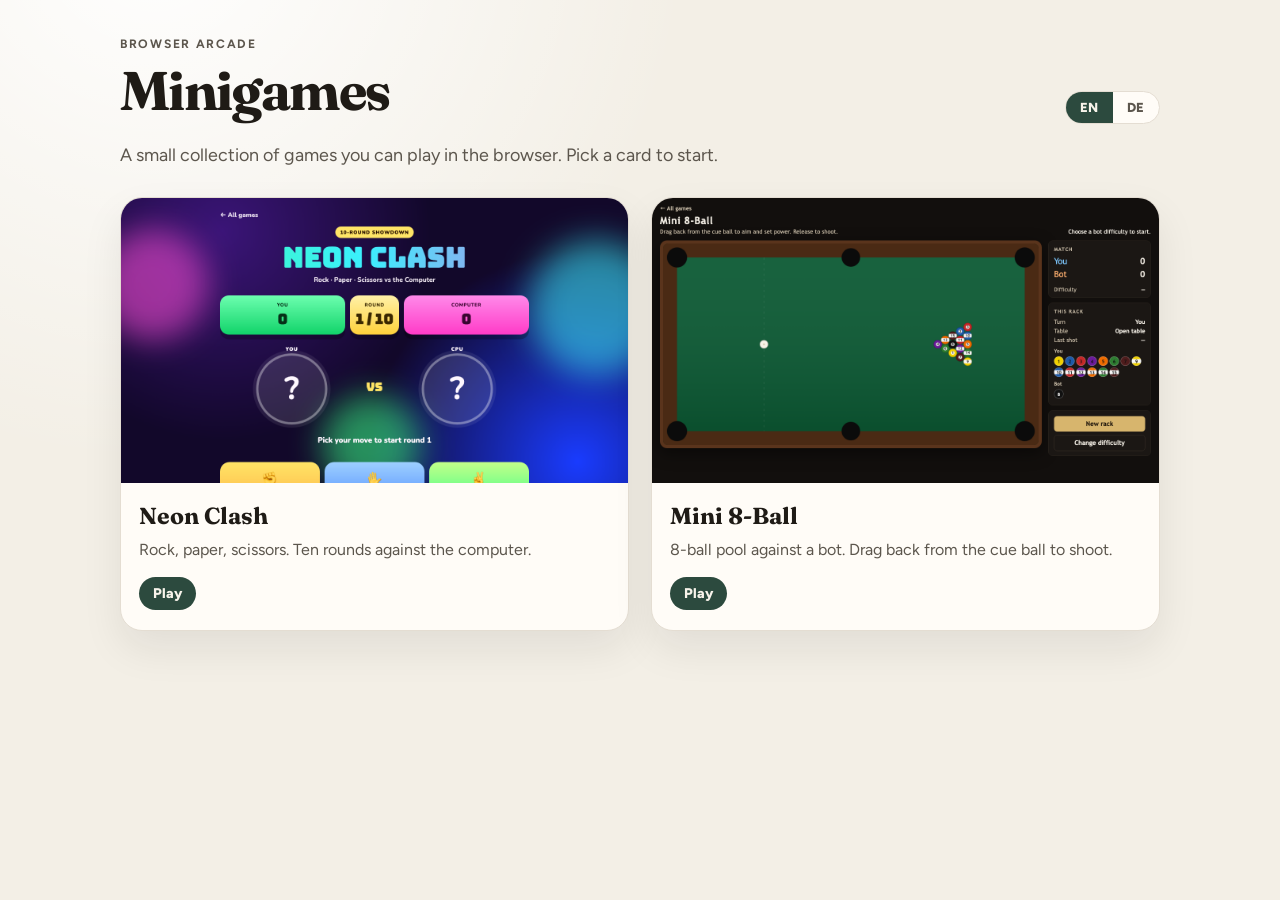
<file: index.html>
<!DOCTYPE html>
<html lang="en">
  <head>
    <meta charset="UTF-8" />
    <meta name="viewport" content="width=device-width, initial-scale=1.0" />
    <title>Minigames</title>
    <link rel="preconnect" href="https://fonts.googleapis.com" />
    <link rel="preconnect" href="https://fonts.gstatic.com" crossorigin />
    <link
      href="https://fonts.googleapis.com/css2?family=Figtree:wght@500;600;700;800&family=Fraunces:opsz,wght@9..144,600;9..144,700&display=swap"
      rel="stylesheet"
    />
    <link rel="stylesheet" href="css/hub.css" />
  </head>
  <body>
    <header class="site-header">
      <div>
        <p class="kicker" data-i18n="kicker">Browser arcade</p>
        <h1 data-i18n="title">Minigames</h1>
      </div>
      <div class="lang" role="group" aria-label="Language">
        <button type="button" data-lang="en" aria-pressed="true">EN</button>
        <button type="button" data-lang="de" aria-pressed="false">DE</button>
      </div>
    </header>

    <main>
      <p class="lead" data-i18n="lead">
        A small collection of games you can play in the browser. Pick a card to start.
      </p>

      <section class="grid" aria-label="Games">
        <article class="card">
          <a href="neon-clash/">
            <img
              src="assets/previews/neon-clash.png"
              alt=""
              width="1280"
              height="720"
            />
            <div class="card-body">
              <h2 data-i18n="neonTitle">Neon Clash</h2>
              <p data-i18n="neonBlurb">
                Rock, paper, scissors. Ten rounds against the computer.
              </p>
              <span class="play" data-i18n="play">Play</span>
            </div>
          </a>
        </article>

        <article class="card">
          <a href="mini-8-ball/">
            <img
              src="assets/previews/mini-8-ball.png"
              alt=""
              width="1280"
              height="720"
            />
            <div class="card-body">
              <h2 data-i18n="poolTitle">Mini 8-Ball</h2>
              <p data-i18n="poolBlurb">
                8-ball pool against a bot. Drag back from the cue ball to shoot.
              </p>
              <span class="play" data-i18n="play">Play</span>
            </div>
          </a>
        </article>
      </section>
    </main>
    <script src="js/hub.js"></script>
  </body>
</html>
</file>
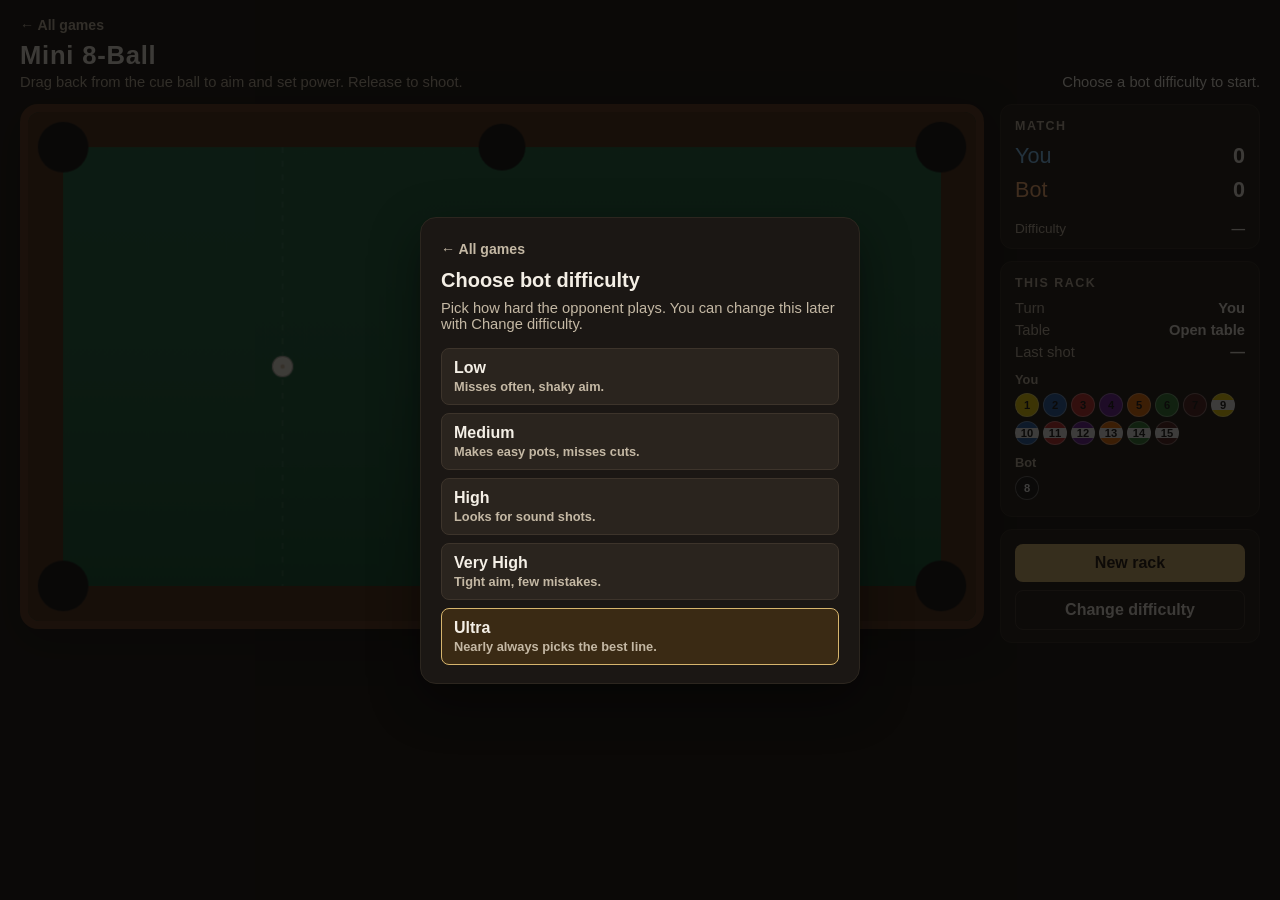
<file: mini-8-ball/index.html>
<!DOCTYPE html>
<html lang="en">
  <head>
    <meta charset="UTF-8" />
    <meta name="viewport" content="width=device-width, initial-scale=1.0" />
    <title>Mini 8-Ball</title>
    <link rel="stylesheet" href="css/style.css" />
  </head>
  <body>
    <div class="app">
      <header class="top">
        <div>
          <a class="hub-link" href="../" data-en="← All games" data-de="← Alle Spiele">← All games</a>
          <h1>Mini 8-Ball</h1>
          <p class="hint">Drag back from the cue ball to aim and set power. Release to shoot.</p>
        </div>
        <p id="status" class="status">Choose a bot difficulty to start.</p>
      </header>

      <div class="layout">
        <div class="table-wrap">
          <canvas id="table" width="972" height="522"></canvas>
        </div>

        <aside class="board" aria-label="Scoreboard">
          <section class="card">
            <h2>Match</h2>
            <div class="scores">
              <div class="score-row">
                <span class="who you">You</span>
                <strong id="player-wins">0</strong>
              </div>
            <div class="score-row">
              <span class="who bot">Bot</span>
              <strong id="bot-wins">0</strong>
            </div>
            <p class="diff-line">Difficulty <strong id="difficulty-label">—</strong></p>
            </div>
          </section>

          <section class="card">
            <h2>This rack</h2>
            <dl class="meta">
              <div><dt>Turn</dt><dd id="turn">You</dd></div>
              <div><dt>Table</dt><dd id="groups">Open</dd></div>
              <div><dt>Last shot</dt><dd id="last-shot">—</dd></div>
            </dl>
            <div class="groups-left">
              <div>
                <h3 id="player-group-label">You</h3>
                <div id="player-balls" class="chips"></div>
              </div>
              <div>
                <h3 id="bot-group-label">Bot</h3>
                <div id="bot-balls" class="chips"></div>
              </div>
            </div>
          </section>

          <section class="card actions">
            <button type="button" id="new-rack">New rack</button>
            <button type="button" id="reset-match" class="ghost">Change difficulty</button>
          </section>
        </aside>
      </div>
    </div>

    <div id="start-menu" class="menu" role="dialog" aria-labelledby="menu-title">
      <div class="menu-card">
        <a class="hub-link" href="../" data-en="← All games" data-de="← Alle Spiele">← All games</a>
        <h2 id="menu-title">Choose bot difficulty</h2>
        <p class="menu-lead">Pick how hard the opponent plays. You can change this later with Change difficulty.</p>
        <div id="difficulty-buttons" class="diff-grid"></div>
      </div>
    </div>
    <script type="module" src="js/main.js"></script>
    <script>
      (function () {
        const lang = localStorage.getItem("minigames-lang") || "en";
        document.querySelectorAll(".hub-link").forEach((link) => {
          link.textContent = link.dataset[lang] || link.dataset.en;
        });
      })();
    </script>
  </body>
</html>
</file>
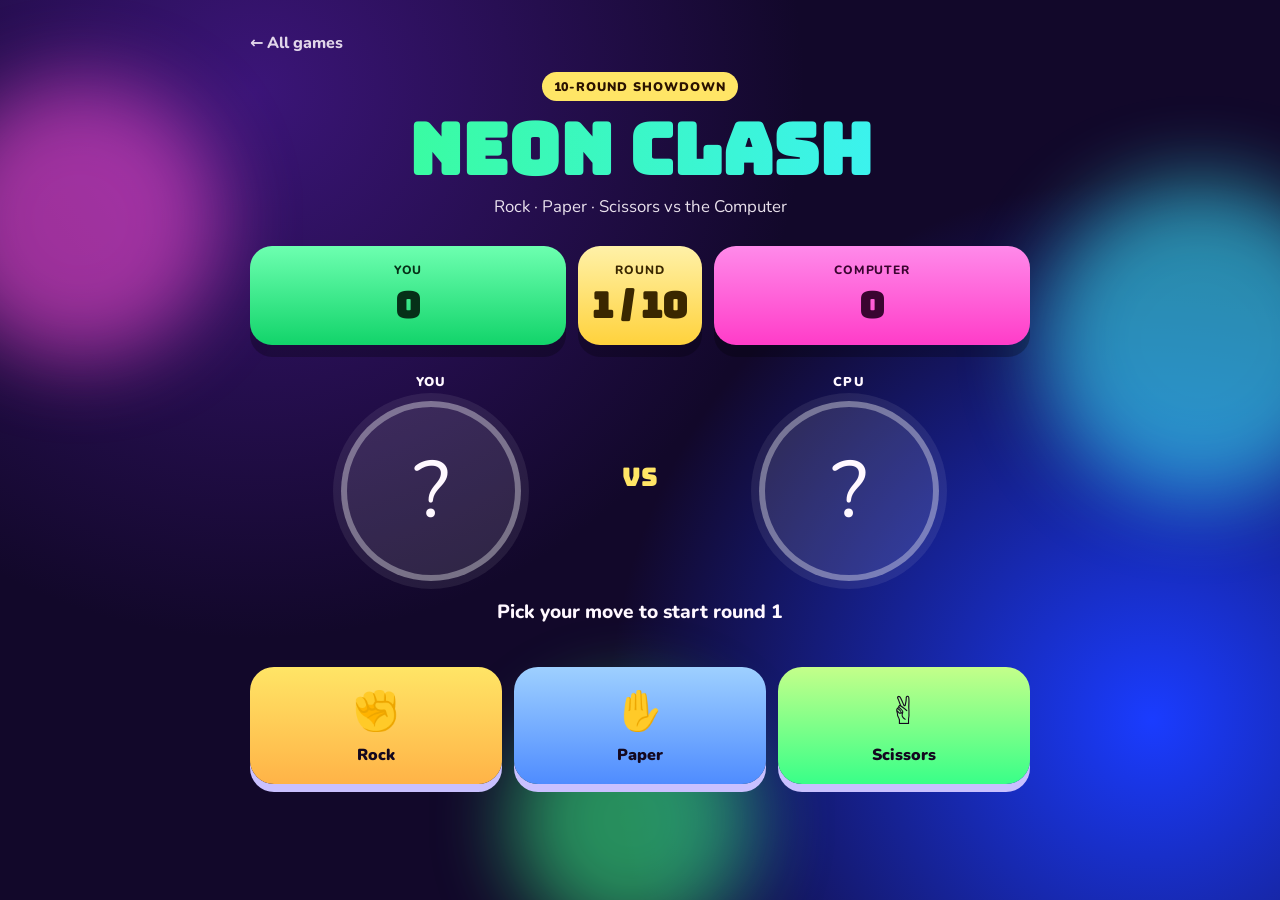
<file: neon-clash/index.html>
<!DOCTYPE html>
<html lang="en">
  <head>
    <meta charset="UTF-8" />
    <meta name="viewport" content="width=device-width, initial-scale=1.0" />
    <title>Neon Clash · Rock Paper Scissors</title>
    <link rel="preconnect" href="https://fonts.googleapis.com" />
    <link rel="preconnect" href="https://fonts.gstatic.com" crossorigin />
    <link
      href="https://fonts.googleapis.com/css2?family=Bungee&family=Nunito:wght@700;800;900&display=swap"
      rel="stylesheet"
    />
    <link rel="stylesheet" href="styles.css" />
  </head>
  <body>
    <div class="bg-blobs" aria-hidden="true">
      <span class="blob blob-a"></span>
      <span class="blob blob-b"></span>
      <span class="blob blob-c"></span>
    </div>

    <main class="app">
      <a class="hub-link" href="../" data-en="← All games" data-de="← Alle Spiele">← All games</a>
      <header class="hero">
        <p class="eyebrow">10-round showdown</p>
        <h1>Neon Clash</h1>
        <p class="subtitle">Rock · Paper · Scissors vs the Computer</p>
      </header>

      <section class="scoreboard" aria-label="Scoreboard">
        <article class="score-card you">
          <span class="score-label">You</span>
          <strong id="player-score" class="score-value">0</strong>
        </article>
        <article class="round-card">
          <span class="score-label">Round</span>
          <strong id="round-label">1 / 10</strong>
        </article>
        <article class="score-card cpu">
          <span class="score-label">Computer</span>
          <strong id="cpu-score" class="score-value">0</strong>
        </article>
      </section>

      <section class="arena" aria-live="polite">
        <div class="fighter player">
          <span class="fighter-name">You</span>
          <div id="player-move" class="move-orb idle" data-move="">?</div>
        </div>
        <div class="vs-burst">VS</div>
        <div class="fighter cpu">
          <span class="fighter-name">CPU</span>
          <div id="cpu-move" class="move-orb idle" data-move="">?</div>
        </div>
      </section>

      <p id="status" class="status">Pick your move to start round 1</p>

      <section class="choices" aria-label="Your move">
        <button class="choice" data-choice="rock" aria-label="Rock">
          <span class="choice-icon">✊</span>
          <span>Rock</span>
        </button>
        <button class="choice" data-choice="paper" aria-label="Paper">
          <span class="choice-icon">✋</span>
          <span>Paper</span>
        </button>
        <button class="choice" data-choice="scissors" aria-label="Scissors">
          <span class="choice-icon">✌️</span>
          <span>Scissors</span>
        </button>
      </section>
    </main>

    <div id="overlay" class="overlay hidden" role="dialog" aria-modal="true" aria-labelledby="final-title">
      <div class="modal">
        <p id="final-kicker" class="modal-kicker">Game over</p>
        <h2 id="final-title">You win!</h2>
        <p id="final-score" class="modal-score">5 – 4</p>
        <button id="restart-btn" type="button">Play again</button>
      </div>
    </div>

    <canvas id="confetti" aria-hidden="true"></canvas>
    <script src="game.js"></script>
    <script>
      (function () {
        const lang = localStorage.getItem("minigames-lang") || "en";
        document.querySelectorAll(".hub-link").forEach((link) => {
          link.textContent = link.dataset[lang] || link.dataset.en;
        });
      })();
    </script>
  </body>
</html>
</file>
<file: css/hub.css>
:root {
  --bg: #f3efe6;
  --ink: #1f1b16;
  --muted: #5c564d;
  --card: #fffcf7;
  --line: #e4ddd2;
  --accent: #2c4a3e;
  --shadow: 0 18px 40px rgba(31, 27, 22, 0.08);
}

* {
  box-sizing: border-box;
}

html,
body {
  margin: 0;
  min-height: 100%;
}

body {
  font-family: Figtree, "Segoe UI", sans-serif;
  color: var(--ink);
  background:
    radial-gradient(circle at 12% -8%, #fff 0%, transparent 36%),
    var(--bg);
}

.site-header,
main {
  width: min(1040px, calc(100% - 40px));
  margin-left: auto;
  margin-right: auto;
}

.site-header {
  display: flex;
  justify-content: space-between;
  align-items: flex-end;
  gap: 16px;
  padding: 36px 0 18px;
}

.kicker {
  margin: 0 0 6px;
  text-transform: uppercase;
  letter-spacing: 0.14em;
  font-size: 0.76rem;
  font-weight: 700;
  color: var(--muted);
}

h1 {
  margin: 0;
  font-family: Fraunces, Georgia, serif;
  font-size: clamp(2.2rem, 6vw, 3.4rem);
  font-weight: 700;
  letter-spacing: -0.03em;
}

.lead {
  margin: 0 0 28px;
  max-width: 42rem;
  font-size: 1.12rem;
  line-height: 1.5;
  color: var(--muted);
}

.lang {
  display: flex;
  border: 1px solid var(--line);
  border-radius: 999px;
  overflow: hidden;
  background: var(--card);
}

.lang button {
  appearance: none;
  border: 0;
  margin: 0;
  padding: 8px 14px;
  font: inherit;
  font-size: 0.82rem;
  font-weight: 800;
  letter-spacing: 0.04em;
  background: transparent;
  color: var(--muted);
  cursor: pointer;
}

.lang button[aria-pressed="true"] {
  background: var(--accent);
  color: #f7f3ea;
}

.grid {
  display: grid;
  grid-template-columns: repeat(2, minmax(0, 1fr));
  gap: 22px;
  padding-bottom: 56px;
}

.card {
  background: var(--card);
  border: 1px solid var(--line);
  border-radius: 22px;
  overflow: hidden;
  box-shadow: var(--shadow);
  transition: transform 0.18s ease, box-shadow 0.18s ease;
}

.card:hover {
  transform: translateY(-4px);
  box-shadow: 0 22px 48px rgba(31, 27, 22, 0.12);
}

.card a {
  display: grid;
  color: inherit;
  text-decoration: none;
}

.card img {
  display: block;
  width: 100%;
  height: auto;
  aspect-ratio: 16 / 9;
  object-fit: cover;
  background: #d9d3c6;
}

.card-body {
  padding: 18px 18px 20px;
}

.card h2 {
  margin: 0 0 8px;
  font-family: Fraunces, Georgia, serif;
  font-size: 1.45rem;
}

.card p {
  margin: 0 0 16px;
  color: var(--muted);
  line-height: 1.45;
}

.play {
  display: inline-block;
  padding: 8px 14px;
  border-radius: 999px;
  background: var(--accent);
  color: #f7f3ea;
  font-size: 0.88rem;
  font-weight: 800;
}

@media (max-width: 720px) {
  .site-header {
    align-items: flex-start;
    flex-direction: column;
  }

  .grid {
    grid-template-columns: 1fr;
  }
}
</file>
<file: mini-8-ball/css/style.css>
:root {
  --felt: #0f6b3c;
  --felt-dark: #0a4d2c;
  --wood: #5a341c;
  --ink: #f4efe6;
  --muted: #c4b8a4;
  --panel: #1b1714;
  --you: #7ec8ff;
  --bot: #ffb070;
  --foul: #ff8a7a;
}

* {
  box-sizing: border-box;
}

html,
body {
  margin: 0;
  min-height: 100%;
  background: #120f0d;
  color: var(--ink);
  font-family: "Trebuchet MS", "Segoe UI", sans-serif;
}

.app {
  max-width: 1280px;
  margin: 0 auto;
  padding: 16px 20px 28px;
}

.top {
  display: flex;
  justify-content: space-between;
  gap: 16px;
  align-items: flex-end;
  margin-bottom: 14px;
}

h1 {
  margin: 0 0 4px;
  font-size: 1.6rem;
  letter-spacing: 0.03em;
}

.hub-link {
  display: inline-block;
  margin-bottom: 8px;
  color: var(--muted);
  text-decoration: none;
  font-size: 0.88rem;
  font-weight: 700;
}

.hub-link:hover {
  color: var(--ink);
}

.hint,
.status {
  margin: 0;
  color: var(--muted);
  font-size: 0.92rem;
}

.status {
  max-width: 420px;
  text-align: right;
  color: var(--ink);
}

.layout {
  display: grid;
  grid-template-columns: minmax(0, 1fr) 260px;
  gap: 16px;
  align-items: start;
}

.table-wrap {
  background: var(--wood);
  border-radius: 18px;
  padding: 8px;
  box-shadow: 0 12px 40px rgba(0, 0, 0, 0.45);
}

canvas {
  display: block;
  width: 100%;
  height: auto;
  border-radius: 12px;
  cursor: crosshair;
  background: #08331d;
}

.board {
  display: flex;
  flex-direction: column;
  gap: 12px;
}

.card {
  background: var(--panel);
  border: 1px solid #2c261f;
  border-radius: 12px;
  padding: 14px 14px 12px;
}

.card h2 {
  margin: 0 0 10px;
  font-size: 0.78rem;
  text-transform: uppercase;
  letter-spacing: 0.12em;
  color: var(--muted);
}

.scores {
  display: grid;
  gap: 8px;
}

.score-row {
  display: flex;
  justify-content: space-between;
  align-items: center;
  font-size: 1.35rem;
}

.who.you {
  color: var(--you);
}

.who.bot {
  color: var(--bot);
}

.meta {
  margin: 0;
  display: grid;
  gap: 6px;
}

.meta > div {
  display: flex;
  justify-content: space-between;
  gap: 8px;
  font-size: 0.92rem;
}

dd {
  text-align: right;
  max-width: 62%;
}

dt {
  color: var(--muted);
}

dd {
  margin: 0;
  font-weight: 700;
}

.groups-left {
  display: grid;
  gap: 10px;
  margin-top: 12px;
}

.groups-left h3 {
  margin: 0 0 6px;
  font-size: 0.8rem;
  color: var(--muted);
  font-weight: 600;
}

.chips {
  display: flex;
  flex-wrap: wrap;
  gap: 4px;
  min-height: 28px;
}

.chip {
  width: 24px;
  height: 24px;
  border-radius: 50%;
  display: grid;
  place-items: center;
  font-size: 0.7rem;
  font-weight: 800;
  color: #111;
  border: 1px solid rgba(255, 255, 255, 0.35);
}

.chip.gone {
  opacity: 0.28;
}

.actions {
  display: grid;
  gap: 8px;
}

button {
  appearance: none;
  border: 0;
  border-radius: 8px;
  padding: 10px 12px;
  font: inherit;
  font-weight: 700;
  background: #d7b56d;
  color: #1a120a;
  cursor: pointer;
}

button.ghost {
  background: transparent;
  color: var(--ink);
  border: 1px solid #3d342b;
}

button:hover {
  filter: brightness(1.08);
}

.diff-line {
  margin: 10px 0 0;
  font-size: 0.85rem;
  color: var(--muted);
  display: flex;
  justify-content: space-between;
  gap: 8px;
}

.diff-line strong {
  color: var(--ink);
}

.menu {
  position: fixed;
  inset: 0;
  background: rgba(10, 8, 7, 0.78);
  display: grid;
  place-items: center;
  padding: 24px;
  z-index: 20;
}

.menu[hidden] {
  display: none;
}

.menu-card {
  width: min(440px, 100%);
  background: var(--panel);
  border: 1px solid #2c261f;
  border-radius: 16px;
  padding: 22px 20px 18px;
  box-shadow: 0 16px 50px rgba(0, 0, 0, 0.45);
}

.menu-card .hub-link {
  margin-bottom: 12px;
}

.menu-card h2 {
  margin: 0 0 8px;
  font-size: 1.25rem;
}

.menu-lead {
  margin: 0 0 16px;
  color: var(--muted);
  font-size: 0.92rem;
}

.diff-grid {
  display: grid;
  gap: 8px;
}

.diff-btn {
  display: grid;
  gap: 2px;
  text-align: left;
  background: #2a241e;
  color: var(--ink);
  border: 1px solid #3d342b;
}

.diff-btn:hover {
  background: #3a3229;
  filter: none;
}

.diff-name {
  font-size: 1rem;
}

.diff-blurb {
  font-size: 0.8rem;
  font-weight: 600;
  color: var(--muted);
}

.diff-ultra {
  background: #3a2a14;
  border-color: #d7b56d;
}

@media (max-width: 960px) {
  .layout {
    grid-template-columns: 1fr;
  }

  .top {
    flex-direction: column;
    align-items: flex-start;
  }

  .status {
    text-align: left;
  }
}
</file>
<file: neon-clash/styles.css>
:root {
  --bg: #12082a;
  --ink: #fff8ff;
  --you: #39ff88;
  --cpu: #ff4fd8;
  --gold: #ffe566;
  --cyan: #3cf0ff;
  --paper: #7aa8ff;
}

* {
  box-sizing: border-box;
  margin: 0;
  padding: 0;
}

html,
body {
  min-height: 100%;
}

body {
  font-family: Nunito, system-ui, sans-serif;
  color: var(--ink);
  background:
    radial-gradient(circle at 20% 10%, #3b1578 0%, transparent 42%),
    radial-gradient(circle at 90% 80%, #1a3cff 0%, transparent 40%),
    var(--bg);
  overflow-x: hidden;
}

.bg-blobs {
  position: fixed;
  inset: 0;
  pointer-events: none;
  z-index: 0;
}

.blob {
  position: absolute;
  border-radius: 50%;
  filter: blur(40px);
  opacity: 0.55;
  animation: float 9s ease-in-out infinite;
}

.blob-a {
  width: 280px;
  height: 280px;
  left: -60px;
  top: 80px;
  background: #ff4fd8;
}

.blob-b {
  width: 320px;
  height: 320px;
  right: -80px;
  top: 20%;
  background: #3cf0ff;
  animation-delay: -3s;
}

.blob-c {
  width: 240px;
  height: 240px;
  left: 40%;
  bottom: -40px;
  background: #39ff88;
  animation-delay: -6s;
}

.app {
 position: relative;
 z-index: 1;
 max-width: 820px;
 margin: 0 auto;
 padding: 32px 20px 48px;
}

.hub-link {
 display: inline-block;
 margin-bottom: 18px;
 color: #fff8ff;
 text-decoration: none;
 font-weight: 800;
 opacity: 0.85;
}

.hub-link:hover {
 opacity: 1;
 text-decoration: underline;
}

.hero {
  text-align: center;
  margin-bottom: 28px;
}

.eyebrow {
  display: inline-block;
  background: var(--gold);
  color: #2a1200;
  font-weight: 900;
  letter-spacing: 0.08em;
  text-transform: uppercase;
  font-size: 0.78rem;
  padding: 6px 12px;
  border-radius: 999px;
  animation: pop-in 0.5s cubic-bezier(0.2, 1.4, 0.3, 1);
}

h1 {
  font-family: Bungee, sans-serif;
  font-size: clamp(2.4rem, 8vw, 4.4rem);
  line-height: 1.05;
  margin: 12px 0 8px;
  background: linear-gradient(90deg, #39ff88, #3cf0ff, #ff4fd8, #ffe566);
  background-size: 280% 100%;
  -webkit-background-clip: text;
  background-clip: text;
  color: transparent;
  animation: shine 6s linear infinite;
  text-shadow: none;
}

.subtitle {
  font-size: 1.05rem;
  opacity: 0.9;
}

.scoreboard {
  display: grid;
  grid-template-columns: 1fr auto 1fr;
  gap: 12px;
  align-items: stretch;
  margin-bottom: 28px;
}

.score-card,
.round-card {
  border-radius: 22px;
  padding: 16px 14px;
  text-align: center;
  box-shadow: 0 12px 0 rgba(0, 0, 0, 0.25);
}

.score-card.you {
  background: linear-gradient(180deg, #6dffb0, #12d46a);
  color: #063018;
}

.score-card.cpu {
  background: linear-gradient(180deg, #ff8aea, #ff3cc8);
  color: #3a0530;
}

.round-card {
  background: linear-gradient(180deg, #fff1a8, #ffd23c);
  color: #3a2700;
  min-width: 120px;
  display: grid;
  place-content: center;
}

.score-label {
  display: block;
  font-weight: 800;
  text-transform: uppercase;
  letter-spacing: 0.08em;
  font-size: 0.75rem;
}

.score-value,
.round-card strong {
  font-family: Bungee, sans-serif;
  font-size: 2.2rem;
  display: block;
  margin-top: 4px;
}

.score-value.pop {
  animation: score-pop 0.45s cubic-bezier(0.2, 1.6, 0.3, 1);
}

.arena {
  display: grid;
  grid-template-columns: 1fr auto 1fr;
  align-items: center;
  gap: 10px;
  margin-bottom: 18px;
}

.fighter {
  display: grid;
  justify-items: center;
  gap: 10px;
}

.fighter-name {
  font-weight: 900;
  text-transform: uppercase;
  letter-spacing: 0.1em;
  font-size: 0.8rem;
}

.move-orb {
  width: min(38vw, 180px);
  height: min(38vw, 180px);
  border-radius: 50%;
  display: grid;
  place-items: center;
  font-size: clamp(3rem, 10vw, 5rem);
  background: rgba(255, 255, 255, 0.12);
  border: 6px solid rgba(255, 255, 255, 0.35);
  box-shadow: 0 0 0 8px rgba(255, 255, 255, 0.08);
  transition: transform 0.25s ease, background 0.25s ease;
}

.move-orb.idle {
  animation: bob 1.6s ease-in-out infinite;
}

.move-orb.thinking {
  animation: shake 0.35s linear infinite;
}

.move-orb.reveal {
  animation: slam 0.45s cubic-bezier(0.2, 1.6, 0.3, 1);
}

.move-orb.win {
  background: rgba(57, 255, 136, 0.28);
  border-color: var(--you);
  box-shadow: 0 0 40px rgba(57, 255, 136, 0.55);
}

.move-orb.lose {
  background: rgba(255, 79, 216, 0.2);
  border-color: var(--cpu);
}

.move-orb.draw {
  background: rgba(255, 229, 102, 0.22);
  border-color: var(--gold);
}

.vs-burst {
  font-family: Bungee, sans-serif;
  font-size: 1.6rem;
  color: var(--gold);
  animation: pulse 1.4s ease-in-out infinite;
}

.status {
  text-align: center;
  min-height: 2.4em;
  font-size: 1.2rem;
  font-weight: 800;
  margin-bottom: 22px;
}

.status.win {
  color: var(--you);
}

.status.lose {
  color: #ff9ae6;
}

.status.draw {
  color: var(--gold);
}

.choices {
  display: grid;
  grid-template-columns: repeat(3, 1fr);
  gap: 12px;
}

.choice {
  appearance: none;
  border: 0;
  cursor: pointer;
  border-radius: 24px;
  padding: 18px 10px;
  font: inherit;
  font-weight: 900;
  color: #14081f;
  background: #fff;
  box-shadow: 0 8px 0 #c9c0ff;
  transition: transform 0.15s ease, box-shadow 0.15s ease, filter 0.15s ease;
}

.choice:nth-child(1) {
  background: linear-gradient(180deg, #ffe566, #ffb347);
}

.choice:nth-child(2) {
  background: linear-gradient(180deg, #9ed0ff, #4f8cff);
}

.choice:nth-child(3) {
  background: linear-gradient(180deg, #c4ff8a, #39ff88);
}

.choice:hover:not(:disabled) {
  transform: translateY(-6px) scale(1.04);
  filter: saturate(1.2);
}

.choice:active:not(:disabled) {
  transform: translateY(2px);
  box-shadow: 0 2px 0 #c9c0ff;
}

.choice:disabled {
  cursor: not-allowed;
  opacity: 0.55;
}

.choice-icon {
  display: block;
  font-size: 2.4rem;
  margin-bottom: 6px;
  animation: wiggle 2.4s ease-in-out infinite;
}

.choice:nth-child(2) .choice-icon {
  animation-delay: 0.2s;
}

.choice:nth-child(3) .choice-icon {
  animation-delay: 0.4s;
}

.overlay {
  position: fixed;
  inset: 0;
  z-index: 5;
  background: rgba(8, 2, 24, 0.72);
  display: grid;
  place-items: center;
  padding: 20px;
  backdrop-filter: blur(8px);
}

.overlay.hidden {
  display: none;
}

.modal {
  width: min(92vw, 420px);
  text-align: center;
  background: linear-gradient(180deg, #2c0f66, #14082f);
  border: 4px solid #fff;
  border-radius: 32px;
  padding: 32px 24px;
  box-shadow: 0 20px 0 #ff4fd8, 0 0 80px rgba(60, 240, 255, 0.4);
  animation: slam 0.5s cubic-bezier(0.2, 1.5, 0.3, 1);
}

.modal-kicker {
  text-transform: uppercase;
  letter-spacing: 0.14em;
  font-weight: 900;
  color: var(--cyan);
}

.modal h2 {
  font-family: Bungee, sans-serif;
  font-size: clamp(1.8rem, 6vw, 2.6rem);
  margin: 10px 0 8px;
}

.modal-score {
  font-size: 1.4rem;
  font-weight: 900;
  margin-bottom: 22px;
}

#restart-btn {
  appearance: none;
  border: 0;
  cursor: pointer;
  font: inherit;
  font-weight: 900;
  font-size: 1.1rem;
  color: #16081f;
  background: linear-gradient(90deg, #39ff88, #3cf0ff);
  padding: 14px 28px;
  border-radius: 999px;
  box-shadow: 0 8px 0 #0ea8b8;
}

#restart-btn:hover {
  transform: translateY(-2px);
}

#confetti {
  position: fixed;
  inset: 0;
  width: 100%;
  height: 100%;
  pointer-events: none;
  z-index: 6;
}

@keyframes float {
  0%,
  100% {
    transform: translateY(0) scale(1);
  }
  50% {
    transform: translateY(-30px) scale(1.08);
  }
}

@keyframes shine {
  0% {
    background-position: 0% 50%;
  }
  100% {
    background-position: 280% 50%;
  }
}

@keyframes bob {
  0%,
  100% {
    transform: translateY(0);
  }
  50% {
    transform: translateY(-10px);
  }
}

@keyframes shake {
  0%,
  100% {
    transform: rotate(-8deg) scale(1.02);
  }
  50% {
    transform: rotate(8deg) scale(0.96);
  }
}

@keyframes slam {
  0% {
    transform: scale(0.4) rotate(-12deg);
    opacity: 0;
  }
  100% {
    transform: scale(1) rotate(0);
    opacity: 1;
  }
}

@keyframes pulse {
  0%,
  100% {
    transform: scale(1);
  }
  50% {
    transform: scale(1.18);
  }
}

@keyframes score-pop {
  0% {
    transform: scale(1);
  }
  40% {
    transform: scale(1.35);
  }
  100% {
    transform: scale(1);
  }
}

@keyframes pop-in {
  from {
    transform: translateY(-12px) scale(0.8);
    opacity: 0;
  }
}

@keyframes wiggle {
  0%,
  100% {
    transform: rotate(0);
  }
  30% {
    transform: rotate(-10deg);
  }
  60% {
    transform: rotate(10deg);
  }
}

@media (max-width: 560px) {
  .scoreboard {
    grid-template-columns: 1fr 1fr;
  }

  .round-card {
    grid-column: 1 / -1;
  }
}
</file>
